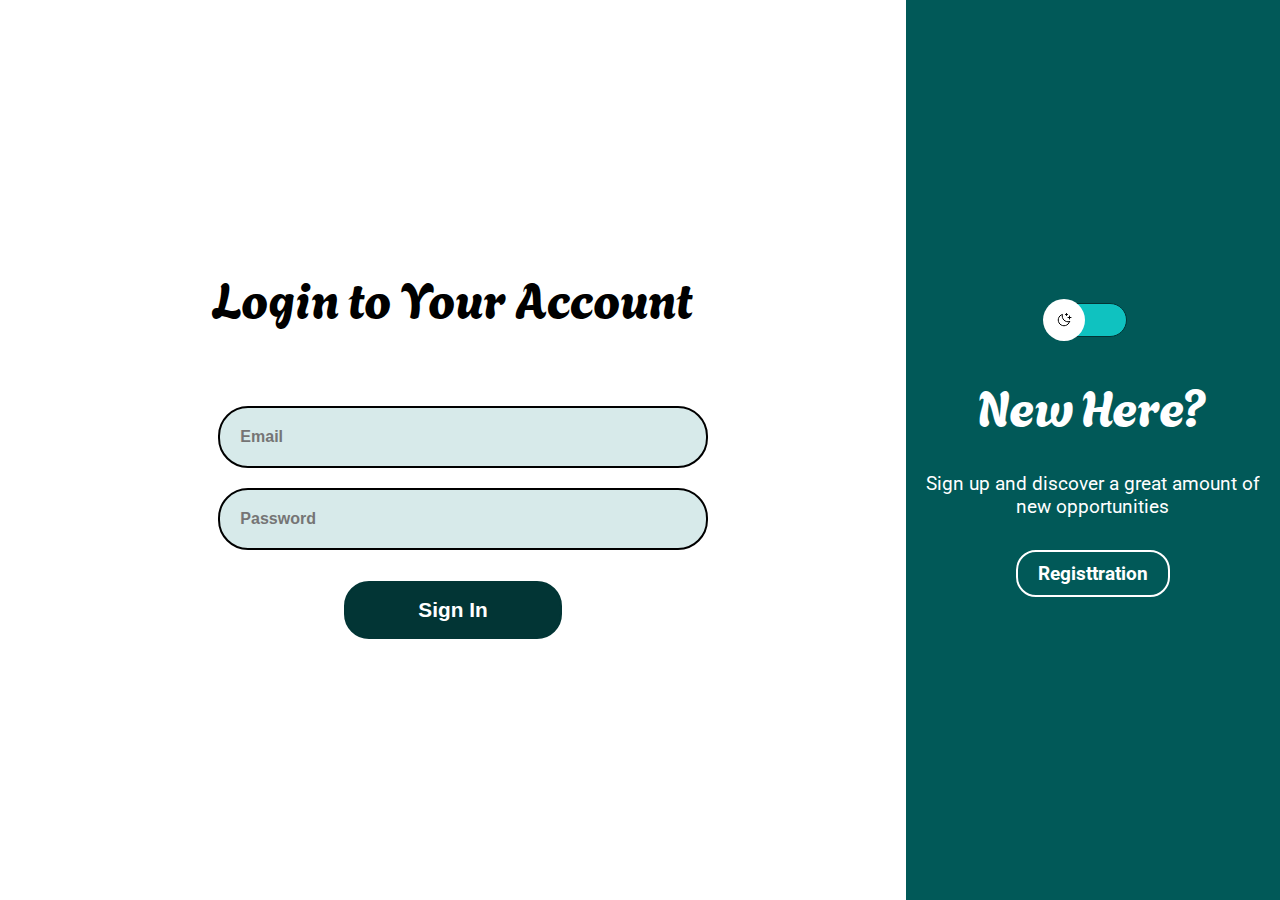
<file: view/login/login.html>
<!DOCTYPE html>
<html lang="pt-BR">
<head>
    <meta charset="UTF-8">
    <meta name="viewport" content="width=device-width, initial-scale=1.0">
    <title>Sign In</title>
    <script src="../../assets/javascript/script.js" defer></script>
    <script src="login.js" defer></script>
    <link rel="stylesheet" href="../../assets/css/style.css">
    <link rel="stylesheet" href="login.css">
</head>
<body>
    <div id="fade" class="hide"></div>
    <div id="modal" class="hide">
        
    </div>
    <section class="loginAccount">
        <h1>Login to Your Account</h1>
        <form action="" method="" id="formLoginIn">
            <div class="container">
                <p id="incorrectInput"></p>
                <section class="div1">
                    <input type="email" name="" id="email" placeholder="Email" autocomplete="off" required>
                    <p id="valueEmail"></p>
                </section>
                <section class="div2">
                    <input type="password" name="" id="password" placeholder="Password" required>
                    <p id="valuePassword"></p>
                </section>
            </div>
            <div class="confirmBtn">
                <input type="button" value="Sign In" id="signin">
            </div>
        </form>
    </section>
    <section class="infos">
        <div id="switch">
            <button></button>
            <span></span>
        </div>
        <h1>New Here?</h1>
        <p>Sign up and discover a great amount of new opportunities</p>
        <a href="../register/register.html">Registtration</a>
    </section>
</body>
</html>
</file>
<file: assets/css/style.css>
@import url('https://fonts.googleapis.com/css2?family=Agbalumo&family=Roboto:wght@100;300;400;500;700;900&display=swap');

:root {
    --color1: #0FC2C0;
    --color2: #0CABA8;
    --color3: #008F8C;
    --color4: #015958;
    --color5: #023535;
    --colorW: #FFFFFF;
    --colorB: #000000;
    --colorT: #3C999634;
    --font1: 'Roboto';
    --font2: 'Agbalumo';
    --switch-bg-url: url(../image/switch-bg/moon-stars.svg);
}

.dark {
    --color1: #023535;
    --color2: #015958;
    --color3: #008F8C;
    --color4: #0CABA8;
    --color5: #0FC2C0;
    --colorW: #000000;
    --colorB: #FFFFFF;
    --colorT: #3C999634;
    --switch-bg-url: url(../image/switch-bg/sun.svg);
}

* {
    margin: 0;
    padding: 0;
    box-sizing: border-box;
}

#switch{
    position: relative;
    width: 100px;
}

.dark #switch button {
    right: 12px;
    left: initial;
}

#switch button {
    width: 42px;
    height: 42px;
    border: 0;
    border-radius: 50%;
    background: white var(--switch-bg-url) no-repeat center;
    position: absolute;
    top: 50%;
    left: 0;
    transform: translateY(-50%);
    cursor: pointer;
    z-index: 1;
}
#switch span {
    display: block;
    width: 84px;
    height: 34px;
    background: var(--color1);
    border: 1px solid var(--color5);
    backdrop-filter: blur(4px);
    -webkit-backdrop-filter: blur(4px);
    border-radius: 9999px;
}
</file>
<file: view/login/login.css>
body {
    display: flex;
    position: absolute;
    top: 50%;
    left: 50%;
    transform: translate(-50%, -50%);
    width: 100vw;
    height: 100vh;
}

.loginAccount {
    width: 100%;
    display: flex;
    flex-direction: column;
    justify-content: center;
    align-items: center;
    gap: 4rem;
    background-color: var(--colorW);
}

.loginAccount > * {
    text-align: center;
}

.loginAccount > h1 {
    color: var(--colorB);
    font-size: 3rem;
    font-family: var(--font2);
    font-weight: lighter;
}

.loginAccount > form {
    display: flex;
    flex-direction: column;
    gap: 1.3rem;
}

#formLoginIn {
    width: 60%;
    display: flex;
    font-family: var(--font1);
    justify-content: center;
}

#formLoginIn > .container {
    width: 90%;
    margin: auto;
}

.container > .div1 {
    width: 100%;
}

.div1 > input, .div2 > input {
    width: 100%;
    border: none;
    border-radius: 30px;
    font-size: 1rem;
    font-weight: 600;
    outline: none;
    padding: 20px;
    background-color: var(--colorT);
    margin: 10px;
    border: 2px solid var(--colorB);
    color: var(--colorB)
}

.confirmBtn > input[type=button] {
    border: 2px solid var(--color5);
    border-radius: 25px;
    background-color: var(--color5);
    color: var(--colorW);
    font-size: 1.3rem;
    font-weight: bolder;
    padding: 15px 35px;
    cursor: pointer;
    transition: ease-in-out .3s;
    width: 40%;
}

.confirmBtn > input[type=button]:hover {
    border: 2px solid var(--color5);
    color: var(--colorB);
    background-color: transparent;
}

.infos {
    display: flex;
    flex-direction: column;
    justify-content: center;
    align-items: center;
    gap: 2rem;
    width: 40%;
    padding: 0 20px;
    background-color: var(--color4);
}

.infos > * {
    text-align: center;
}

.infos > h1 {
    color: var(--colorW);
    font-size: 3rem;
    font-family: var(--font2);
    font-weight: lighter;
}

.infos > p {
    color: var(--colorW);
    font-size: 1.2rem;
    font-family: var(--font1)
}

.infos > a {
    font-size: 1.2rem;
    font-family: var(--font1);
    font-weight: bolder;
    color: var(--colorW);
    text-decoration: none;
    display: block;
    padding: 10px 20px;
    border-radius: 20px;
    border: 2px solid var(--colorW);
    transition: ease-in-out .3s;
}

.infos a:hover {
    background-color: var(--colorW);
    color: var(--colorB);
}
</file>
